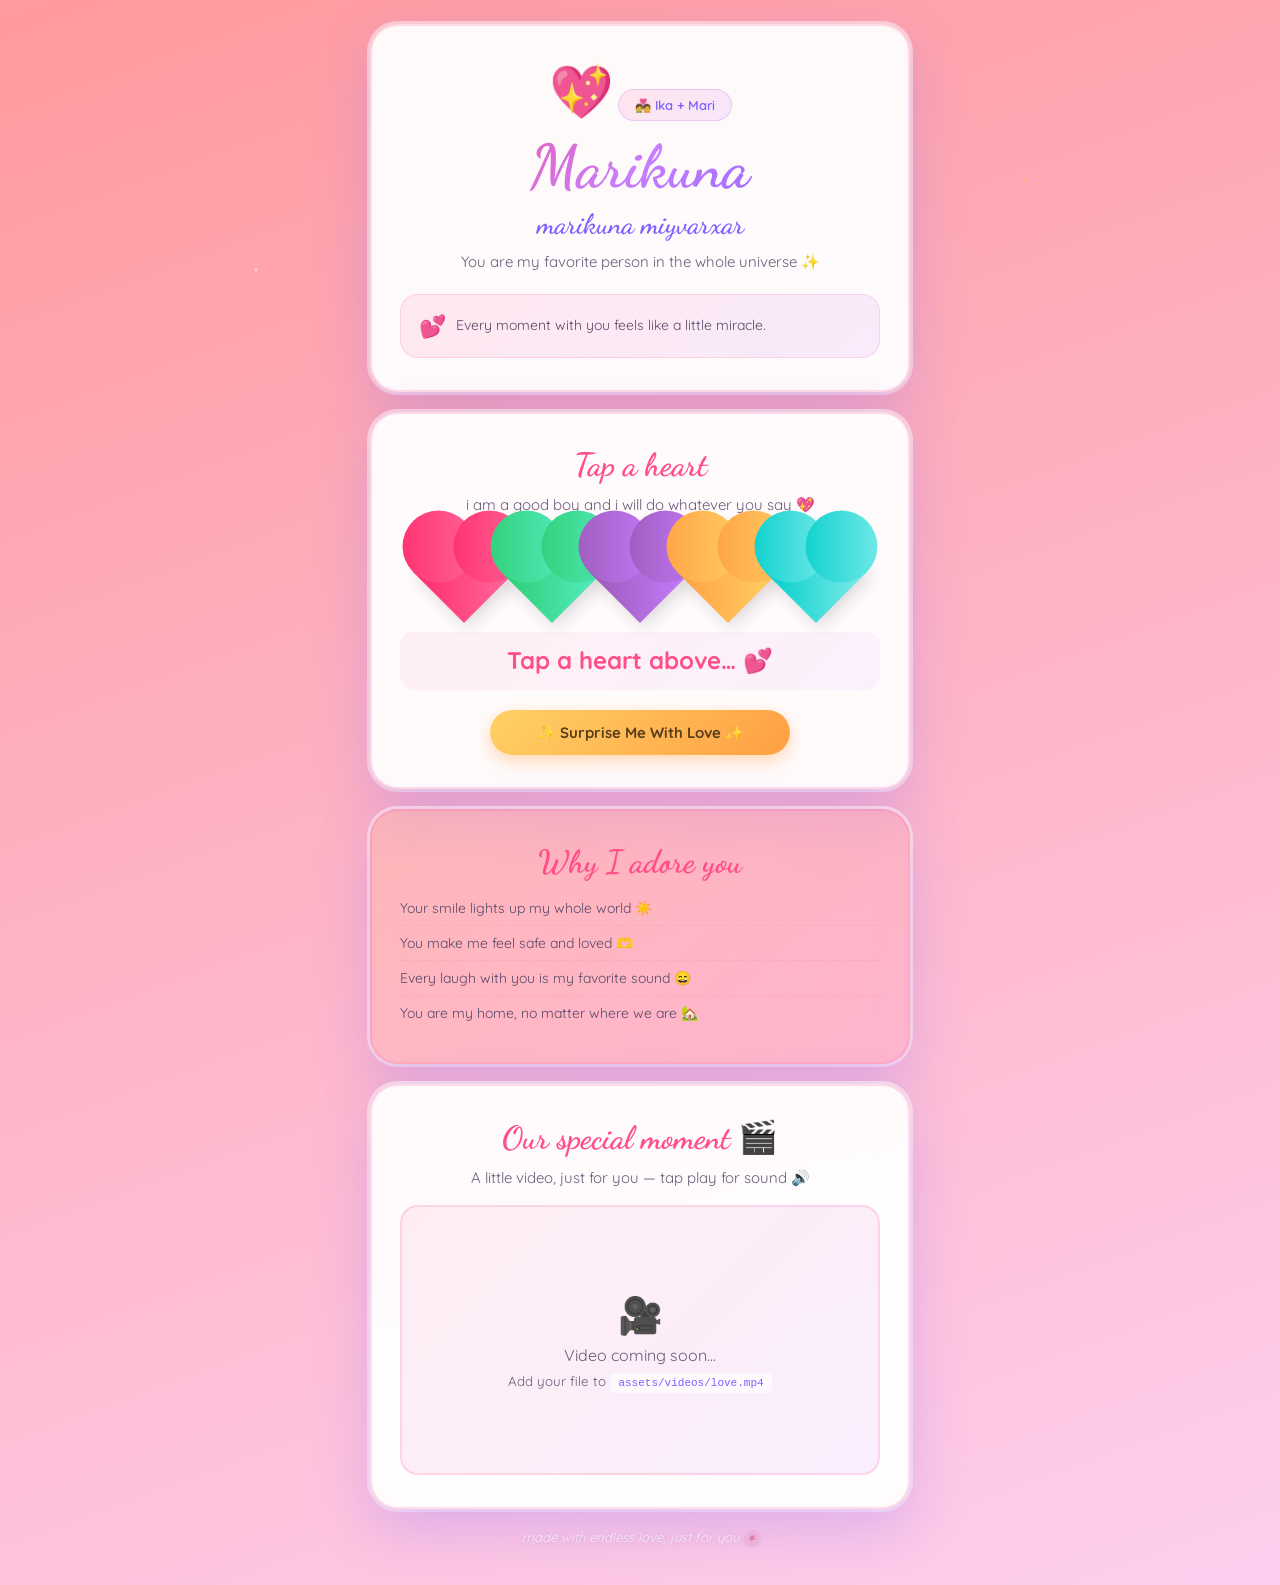
<file: index.html>
<!DOCTYPE html>
<html lang="en">
<head>
    <meta charset="UTF-8">
    <meta name="viewport" content="width=device-width, initial-scale=1.0">
    <meta name="description" content="Marikuna — a little love page for Mari 💖">
    <link rel="stylesheet" href="style.css">
    <link rel="preconnect" href="https://fonts.googleapis.com">
    <link rel="preconnect" href="https://fonts.gstatic.com" crossorigin>
    <link href="https://fonts.googleapis.com/css2?family=Dancing+Script:wght@600;700&family=Quicksand:wght@400;500;600;700&display=swap" rel="stylesheet">
    <title>Marikuna 💖</title>
</head>
<body>

    <div class="hearts-bg" aria-hidden="true"></div>
    <div class="sparkles" aria-hidden="true"></div>
    <canvas id="confetti" aria-hidden="true"></canvas>

    <main class="page">

        <!-- HERO -->
        <section class="card hero">
            <div class="heart-pulse">💖</div>
            <div class="couple-badge">💑 Ika + Mari</div>
            <h1>Marikuna</h1>
            <p class="subtitle">marikuna miyvarxar</p>
            <p class="tagline">You are my favorite person in the whole universe ✨</p>

            <div class="love-quote">
                <span class="quote-icon">💕</span>
                <p id="quote">Every moment with you feels like a little miracle.</p>
            </div>
        </section>

        <!-- HEARTS -->
        <section class="card hearts-section">
            <h2>Tap a heart</h2>
            <p class="intro">i am a good boy and i will do whatever you say 💖</p>

            <div class="buttons">
                <button class="heart-btn heart1" data-msg="I miss you so much 💖" data-color="#ff2b6b" aria-label="I miss you"></button>
                <button class="heart-btn heart2" data-msg="I love you more than words can say ❤️" data-color="#2ecc71" aria-label="I love you"></button>
                <button class="heart-btn heart3" data-msg="You are the sweetest good boy ever 🥺💕" data-color="#9b59b6" aria-label="Good boy"></button>
                <button class="heart-btn heart4" data-msg="You are the most beautiful soul I know 🌸" data-color="#ff9f43" aria-label="You are beautiful"></button>
                <button class="heart-btn heart5" data-msg="Forever yours. Always. No question. 💍" data-color="#00cec9" aria-label="Forever"></button>
            </div>

            <div class="message" id="message">Tap a heart above… 💕</div>

            <button class="surprise-btn" id="surprise-btn">✨ Surprise Me With Love ✨</button>
        </section>

        <!-- REASONS -->
        <section class="card reasons">
            <h2>Why I adore you</h2>
            <ul>
                <li>Your smile lights up my whole world ☀️</li>
                <li>You make me feel safe and loved 🫶</li>
                <li>Every laugh with you is my favorite sound 😄</li>
                <li>You are my home, no matter where we are 🏡</li>
            </ul>
        </section>

        <!-- VIDEO -->
        <section class="card video-section">
            <h2>Our special moment 🎬</h2>
            <p class="video-note">A little video, just for you — tap play for sound 🔊</p>

            <div class="video-wrap">
                <video id="love-video" class="hidden" controls playsinline preload="auto">
                    <source src="assets/videos/love.mp4" type="video/mp4">
                    Your browser does not support this video.
                </video>
                <div class="video-placeholder" id="video-placeholder">
                    <span class="placeholder-icon">🎥</span>
                    <p>Video coming soon…</p>
                    <small>Add your file to <code>assets/videos/love.mp4</code></small>
                </div>
            </div>
        </section>

        <p class="footer-note">made with endless love, just for you 🌸</p>

    </main>

    <script src="script.js"></script>
</body>
</html>
</file>
<file: style.css>
:root {
    --rose: #ff4e88;
    --pink: #ff6b9d;
    --purple: #c77dff;
    --violet: #7d5fff;
    --gold: #ffd166;
    --shadow: rgba(125, 95, 255, 0.25);
}

* {
    margin: 0;
    padding: 0;
    box-sizing: border-box;
}

body {
    min-height: 100vh;
    font-family: "Quicksand", sans-serif;
    background: linear-gradient(160deg, #ff9a9e 0%, #fecfef 25%, #c77dff 55%, #7d5fff 80%, #ff6b9d 100%);
    background-size: 400% 400%;
    animation: gradientShift 12s ease infinite;
    overflow-x: hidden;
    padding: 24px 16px 40px;
}

@keyframes gradientShift {
    0%, 100% { background-position: 0% 50%; }
    50% { background-position: 100% 50%; }
}

.hearts-bg {
    position: fixed;
    inset: 0;
    pointer-events: none;
    overflow: hidden;
    z-index: 0;
}

.hearts-bg span {
    position: absolute;
    bottom: -40px;
    opacity: 0.4;
    animation: floatUp linear infinite;
}

@keyframes floatUp {
    0% { transform: translateY(0) rotate(0deg); opacity: 0; }
    10% { opacity: 0.45; }
    90% { opacity: 0.35; }
    100% { transform: translateY(-110vh) rotate(360deg); opacity: 0; }
}

.sparkles {
    position: fixed;
    inset: 0;
    pointer-events: none;
    background-image:
        radial-gradient(2px 2px at 20% 30%, rgba(255, 255, 255, 0.8), transparent),
        radial-gradient(2px 2px at 80% 20%, rgba(255, 209, 102, 0.9), transparent),
        radial-gradient(1px 1px at 50% 80%, rgba(255, 255, 255, 0.7), transparent),
        radial-gradient(2px 2px at 70% 60%, rgba(255, 107, 157, 0.8), transparent);
    animation: sparkle 4s ease-in-out infinite alternate;
    z-index: 0;
}

@keyframes sparkle {
    from { opacity: 0.4; }
    to { opacity: 0.9; }
}

#confetti {
    position: fixed;
    inset: 0;
    pointer-events: none;
    z-index: 2;
}

.page {
    position: relative;
    z-index: 1;
    max-width: 540px;
    margin: 0 auto;
    display: flex;
    flex-direction: column;
    gap: 20px;
}

.card {
    background: rgba(255, 255, 255, 0.94);
    backdrop-filter: blur(14px);
    padding: 32px 28px;
    border-radius: 28px;
    text-align: center;
    box-shadow: 0 20px 56px var(--shadow), 0 0 0 3px rgba(255, 255, 255, 0.5);
    border: 2px solid rgba(255, 107, 157, 0.22);
    animation: cardIn 0.7s ease backwards;
}

.card:nth-child(2) { animation-delay: 0.1s; }
.card:nth-child(3) { animation-delay: 0.2s; }
.card:nth-child(4) { animation-delay: 0.3s; }

@keyframes cardIn {
    from { opacity: 0; transform: translateY(20px); }
    to { opacity: 1; transform: translateY(0); }
}

.heart-pulse {
    font-size: clamp(40px, 10vw, 52px);
    margin-bottom: 6px;
    animation: pulse 1.4s ease-in-out infinite;
    display: inline-block;
}

@keyframes pulse {
    0%, 100% { transform: scale(1); }
    50% { transform: scale(1.12); }
}

.couple-badge {
    display: inline-block;
    background: linear-gradient(135deg, rgba(255, 107, 157, 0.15), rgba(199, 125, 255, 0.15));
    color: var(--violet);
    font-size: 13px;
    font-weight: 600;
    padding: 7px 16px;
    border-radius: 50px;
    margin-bottom: 10px;
    border: 1px solid rgba(199, 125, 255, 0.3);
}

h1 {
    font-family: "Dancing Script", cursive;
    font-size: clamp(44px, 11vw, 60px);
    font-weight: 700;
    background: linear-gradient(135deg, var(--rose), var(--purple), var(--violet));
    -webkit-background-clip: text;
    -webkit-text-fill-color: transparent;
    background-clip: text;
}

h2 {
    font-family: "Dancing Script", cursive;
    font-size: clamp(26px, 6vw, 32px);
    color: var(--rose);
    margin-bottom: 10px;
}

.subtitle {
    font-family: "Dancing Script", cursive;
    color: var(--violet);
    font-size: clamp(22px, 5vw, 28px);
    font-weight: 600;
    margin: 4px 0 10px;
}

.tagline,
.intro,
.video-note {
    color: #6b5b7a;
    font-size: 15px;
    line-height: 1.5;
}

.tagline { margin-bottom: 20px; }
.intro { margin-bottom: 20px; }
.video-note { margin-bottom: 16px; }

.love-quote {
    background: linear-gradient(135deg, rgba(255, 107, 157, 0.12), rgba(199, 125, 255, 0.12));
    border-radius: 18px;
    padding: 16px 18px;
    border: 1px solid rgba(255, 107, 157, 0.2);
    min-height: 64px;
    display: flex;
    align-items: center;
    gap: 10px;
}

.quote-icon { font-size: 22px; flex-shrink: 0; }

.love-quote p {
    color: #5a4a6a;
    font-size: 14px;
    line-height: 1.5;
    transition: opacity 0.4s ease;
    text-align: left;
}

.buttons {
    display: flex;
    justify-content: center;
    flex-wrap: wrap;
    gap: 16px;
}

.heart-btn {
    width: clamp(56px, 14vw, 72px);
    height: clamp(56px, 14vw, 72px);
    border: none;
    position: relative;
    transform: rotate(-45deg);
    cursor: pointer;
    transition: transform 0.3s ease, filter 0.3s ease;
    box-shadow: 0 6px 18px rgba(0, 0, 0, 0.14);
}

.heart-btn::before,
.heart-btn::after {
    content: "";
    width: 100%;
    height: 100%;
    border-radius: 50%;
    position: absolute;
}

.heart-btn::before { top: -50%; left: 0; }
.heart-btn::after { left: 50%; top: 0; }

.heart1, .heart1::before, .heart1::after { background: linear-gradient(135deg, #ff2b6b, #ff6b9d); }
.heart2, .heart2::before, .heart2::after { background: linear-gradient(135deg, #2ecc71, #55efc4); }
.heart3, .heart3::before, .heart3::after { background: linear-gradient(135deg, #9b59b6, #c77dff); }
.heart4, .heart4::before, .heart4::after { background: linear-gradient(135deg, #ff9f43, #ffd166); }
.heart5, .heart5::before, .heart5::after { background: linear-gradient(135deg, #00cec9, #81ecec); }

.heart-btn:hover { transform: rotate(-45deg) scale(1.12); filter: brightness(1.08); }
.heart-btn:active { transform: rotate(-45deg) scale(1.04); }

.message {
    margin-top: 24px;
    font-size: clamp(18px, 4vw, 24px);
    color: var(--rose);
    font-weight: 700;
    min-height: 44px;
    padding: 12px 14px;
    background: linear-gradient(135deg, rgba(255, 107, 157, 0.08), rgba(199, 125, 255, 0.08));
    border-radius: 14px;
    transition: opacity 0.15s ease, transform 0.15s ease, color 0.3s ease;
    line-height: 1.4;
}

.reasons {
    text-align: left;
    background: linear-gradient(135deg, rgba(255, 209, 102, 0.12), rgba(255, 107, 157, 0.1));
}

.reasons h2 { text-align: center; }

.reasons ul { list-style: none; }

.reasons li {
    color: #5a4a6a;
    font-size: 14px;
    padding: 8px 0;
    border-bottom: 1px dashed rgba(255, 107, 157, 0.2);
}

.reasons li:last-child { border-bottom: none; }

.surprise-btn {
    margin-top: 20px;
    padding: 13px 24px;
    border: none;
    border-radius: 50px;
    background: linear-gradient(135deg, var(--gold), #ff9f43);
    color: #5a3e1b;
    font-family: "Quicksand", sans-serif;
    font-size: 15px;
    font-weight: 700;
    cursor: pointer;
    transition: transform 0.3s ease, box-shadow 0.3s ease;
    box-shadow: 0 6px 18px rgba(255, 159, 67, 0.4);
    width: 100%;
    max-width: 300px;
}

.surprise-btn:hover {
    transform: scale(1.04) translateY(-2px);
    box-shadow: 0 10px 26px rgba(255, 209, 102, 0.5);
}

.video-wrap {
    position: relative;
    border-radius: 18px;
    overflow: hidden;
    background: linear-gradient(135deg, rgba(255, 107, 157, 0.1), rgba(199, 125, 255, 0.1));
    border: 2px solid rgba(255, 107, 157, 0.2);
    aspect-ratio: 16 / 9;
}

.video-wrap video {
    width: 100%;
    height: 100%;
    object-fit: cover;
    display: block;
    background: #1a1020;
}

.video-wrap video.hidden {
    display: none;
}

.video-placeholder {
    position: absolute;
    inset: 0;
    display: flex;
    flex-direction: column;
    align-items: center;
    justify-content: center;
    gap: 8px;
    padding: 20px;
    color: #6b5b7a;
}

.video-placeholder.hidden { display: none; }

.placeholder-icon { font-size: 36px; }

.video-placeholder code {
    font-size: 11px;
    background: rgba(255, 255, 255, 0.7);
    padding: 4px 8px;
    border-radius: 6px;
    color: var(--violet);
    word-break: break-all;
}

.footer-note {
    text-align: center;
    font-size: 13px;
    color: rgba(255, 255, 255, 0.85);
    font-style: italic;
    text-shadow: 0 1px 4px rgba(0, 0, 0, 0.15);
}

@media (max-width: 400px) {
    .card { padding: 26px 18px; }
    .buttons { gap: 12px; }
}

@media (prefers-reduced-motion: reduce) {
    *, *::before, *::after {
        animation-duration: 0.01ms !important;
        animation-iteration-count: 1 !important;
        transition-duration: 0.01ms !important;
    }
}
</file>
